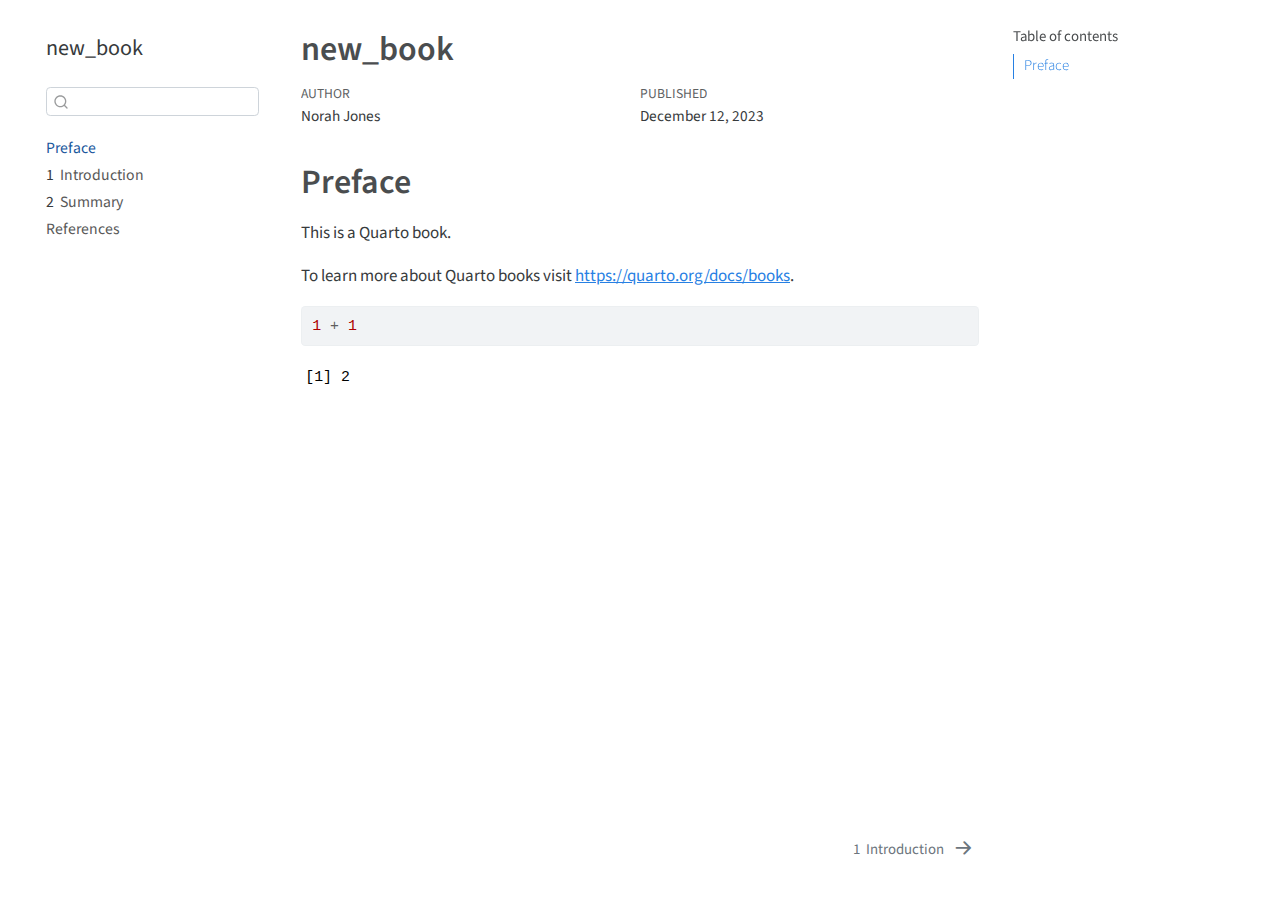
<file: index.html>
<!DOCTYPE html>
<html xmlns="http://www.w3.org/1999/xhtml" lang="en" xml:lang="en"><head>

<meta charset="utf-8">
<meta name="generator" content="quarto-1.3.353">

<meta name="viewport" content="width=device-width, initial-scale=1.0, user-scalable=yes">

<meta name="author" content="Norah Jones">
<meta name="dcterms.date" content="2023-12-12">

<title>new_book</title>
<style>
code{white-space: pre-wrap;}
span.smallcaps{font-variant: small-caps;}
div.columns{display: flex; gap: min(4vw, 1.5em);}
div.column{flex: auto; overflow-x: auto;}
div.hanging-indent{margin-left: 1.5em; text-indent: -1.5em;}
ul.task-list{list-style: none;}
ul.task-list li input[type="checkbox"] {
  width: 0.8em;
  margin: 0 0.8em 0.2em -1em; /* quarto-specific, see https://github.com/quarto-dev/quarto-cli/issues/4556 */ 
  vertical-align: middle;
}
/* CSS for syntax highlighting */
pre > code.sourceCode { white-space: pre; position: relative; }
pre > code.sourceCode > span { display: inline-block; line-height: 1.25; }
pre > code.sourceCode > span:empty { height: 1.2em; }
.sourceCode { overflow: visible; }
code.sourceCode > span { color: inherit; text-decoration: inherit; }
div.sourceCode { margin: 1em 0; }
pre.sourceCode { margin: 0; }
@media screen {
div.sourceCode { overflow: auto; }
}
@media print {
pre > code.sourceCode { white-space: pre-wrap; }
pre > code.sourceCode > span { text-indent: -5em; padding-left: 5em; }
}
pre.numberSource code
  { counter-reset: source-line 0; }
pre.numberSource code > span
  { position: relative; left: -4em; counter-increment: source-line; }
pre.numberSource code > span > a:first-child::before
  { content: counter(source-line);
    position: relative; left: -1em; text-align: right; vertical-align: baseline;
    border: none; display: inline-block;
    -webkit-touch-callout: none; -webkit-user-select: none;
    -khtml-user-select: none; -moz-user-select: none;
    -ms-user-select: none; user-select: none;
    padding: 0 4px; width: 4em;
  }
pre.numberSource { margin-left: 3em;  padding-left: 4px; }
div.sourceCode
  {   }
@media screen {
pre > code.sourceCode > span > a:first-child::before { text-decoration: underline; }
}
</style>


<script src="site_libs/quarto-nav/quarto-nav.js"></script>
<script src="site_libs/quarto-nav/headroom.min.js"></script>
<script src="site_libs/clipboard/clipboard.min.js"></script>
<script src="site_libs/quarto-search/autocomplete.umd.js"></script>
<script src="site_libs/quarto-search/fuse.min.js"></script>
<script src="site_libs/quarto-search/quarto-search.js"></script>
<meta name="quarto:offset" content="./">
<link href="./intro.html" rel="next">
<script src="site_libs/quarto-html/quarto.js"></script>
<script src="site_libs/quarto-html/popper.min.js"></script>
<script src="site_libs/quarto-html/tippy.umd.min.js"></script>
<script src="site_libs/quarto-html/anchor.min.js"></script>
<link href="site_libs/quarto-html/tippy.css" rel="stylesheet">
<link href="site_libs/quarto-html/quarto-syntax-highlighting.css" rel="stylesheet" id="quarto-text-highlighting-styles">
<script src="site_libs/bootstrap/bootstrap.min.js"></script>
<link href="site_libs/bootstrap/bootstrap-icons.css" rel="stylesheet">
<link href="site_libs/bootstrap/bootstrap.min.css" rel="stylesheet" id="quarto-bootstrap" data-mode="light">
<script id="quarto-search-options" type="application/json">{
  "location": "sidebar",
  "copy-button": false,
  "collapse-after": 3,
  "panel-placement": "start",
  "type": "textbox",
  "limit": 20,
  "language": {
    "search-no-results-text": "No results",
    "search-matching-documents-text": "matching documents",
    "search-copy-link-title": "Copy link to search",
    "search-hide-matches-text": "Hide additional matches",
    "search-more-match-text": "more match in this document",
    "search-more-matches-text": "more matches in this document",
    "search-clear-button-title": "Clear",
    "search-detached-cancel-button-title": "Cancel",
    "search-submit-button-title": "Submit"
  }
}</script>


</head>

<body class="nav-sidebar floating">

<div id="quarto-search-results"></div>
  <header id="quarto-header" class="headroom fixed-top">
  <nav class="quarto-secondary-nav">
    <div class="container-fluid d-flex">
      <button type="button" class="quarto-btn-toggle btn" data-bs-toggle="collapse" data-bs-target="#quarto-sidebar,#quarto-sidebar-glass" aria-controls="quarto-sidebar" aria-expanded="false" aria-label="Toggle sidebar navigation" onclick="if (window.quartoToggleHeadroom) { window.quartoToggleHeadroom(); }">
        <i class="bi bi-layout-text-sidebar-reverse"></i>
      </button>
      <nav class="quarto-page-breadcrumbs" aria-label="breadcrumb"><ol class="breadcrumb"><li class="breadcrumb-item"><a href="./index.html">Preface</a></li></ol></nav>
      <a class="flex-grow-1" role="button" data-bs-toggle="collapse" data-bs-target="#quarto-sidebar,#quarto-sidebar-glass" aria-controls="quarto-sidebar" aria-expanded="false" aria-label="Toggle sidebar navigation" onclick="if (window.quartoToggleHeadroom) { window.quartoToggleHeadroom(); }">      
      </a>
      <button type="button" class="btn quarto-search-button" aria-label="Search" onclick="window.quartoOpenSearch();">
        <i class="bi bi-search"></i>
      </button>
    </div>
  </nav>
</header>
<!-- content -->
<div id="quarto-content" class="quarto-container page-columns page-rows-contents page-layout-article">
<!-- sidebar -->
  <nav id="quarto-sidebar" class="sidebar collapse collapse-horizontal sidebar-navigation floating overflow-auto">
    <div class="pt-lg-2 mt-2 text-left sidebar-header">
    <div class="sidebar-title mb-0 py-0">
      <a href="./">new_book</a> 
    </div>
      </div>
        <div class="mt-2 flex-shrink-0 align-items-center">
        <div class="sidebar-search">
        <div id="quarto-search" class="" title="Search"></div>
        </div>
        </div>
    <div class="sidebar-menu-container"> 
    <ul class="list-unstyled mt-1">
        <li class="sidebar-item">
  <div class="sidebar-item-container"> 
  <a href="./index.html" class="sidebar-item-text sidebar-link active">
 <span class="menu-text">Preface</span></a>
  </div>
</li>
        <li class="sidebar-item">
  <div class="sidebar-item-container"> 
  <a href="./intro.html" class="sidebar-item-text sidebar-link">
 <span class="menu-text"><span class="chapter-number">1</span>&nbsp; <span class="chapter-title">Introduction</span></span></a>
  </div>
</li>
        <li class="sidebar-item">
  <div class="sidebar-item-container"> 
  <a href="./summary.html" class="sidebar-item-text sidebar-link">
 <span class="menu-text"><span class="chapter-number">2</span>&nbsp; <span class="chapter-title">Summary</span></span></a>
  </div>
</li>
        <li class="sidebar-item">
  <div class="sidebar-item-container"> 
  <a href="./references.html" class="sidebar-item-text sidebar-link">
 <span class="menu-text">References</span></a>
  </div>
</li>
    </ul>
    </div>
</nav>
<div id="quarto-sidebar-glass" data-bs-toggle="collapse" data-bs-target="#quarto-sidebar,#quarto-sidebar-glass"></div>
<!-- margin-sidebar -->
    <div id="quarto-margin-sidebar" class="sidebar margin-sidebar">
        <nav id="TOC" role="doc-toc" class="toc-active">
    <h2 id="toc-title">Table of contents</h2>
   
  <ul>
  <li><a href="#preface" id="toc-preface" class="nav-link active" data-scroll-target="#preface">Preface</a></li>
  </ul>
</nav>
    </div>
<!-- main -->
<main class="content" id="quarto-document-content">

<header id="title-block-header" class="quarto-title-block default">
<div class="quarto-title">
<h1 class="title">new_book</h1>
</div>



<div class="quarto-title-meta">

    <div>
    <div class="quarto-title-meta-heading">Author</div>
    <div class="quarto-title-meta-contents">
             <p>Norah Jones </p>
          </div>
  </div>
    
    <div>
    <div class="quarto-title-meta-heading">Published</div>
    <div class="quarto-title-meta-contents">
      <p class="date">December 12, 2023</p>
    </div>
  </div>
  
    
  </div>
  

</header>

<section id="preface" class="level1 unnumbered">
<h1 class="unnumbered">Preface</h1>
<p>This is a Quarto book.</p>
<p>To learn more about Quarto books visit <a href="https://quarto.org/docs/books" class="uri">https://quarto.org/docs/books</a>.</p>
<div class="cell">
<div class="sourceCode cell-code" id="cb1"><pre class="sourceCode r code-with-copy"><code class="sourceCode r"><span id="cb1-1"><a href="#cb1-1" aria-hidden="true" tabindex="-1"></a><span class="dv">1</span> <span class="sc">+</span> <span class="dv">1</span></span></code><button title="Copy to Clipboard" class="code-copy-button"><i class="bi"></i></button></pre></div>
<div class="cell-output cell-output-stdout">
<pre><code>[1] 2</code></pre>
</div>
</div>


</section>

</main> <!-- /main -->
<script id="quarto-html-after-body" type="application/javascript">
window.document.addEventListener("DOMContentLoaded", function (event) {
  const toggleBodyColorMode = (bsSheetEl) => {
    const mode = bsSheetEl.getAttribute("data-mode");
    const bodyEl = window.document.querySelector("body");
    if (mode === "dark") {
      bodyEl.classList.add("quarto-dark");
      bodyEl.classList.remove("quarto-light");
    } else {
      bodyEl.classList.add("quarto-light");
      bodyEl.classList.remove("quarto-dark");
    }
  }
  const toggleBodyColorPrimary = () => {
    const bsSheetEl = window.document.querySelector("link#quarto-bootstrap");
    if (bsSheetEl) {
      toggleBodyColorMode(bsSheetEl);
    }
  }
  toggleBodyColorPrimary();  
  const icon = "";
  const anchorJS = new window.AnchorJS();
  anchorJS.options = {
    placement: 'right',
    icon: icon
  };
  anchorJS.add('.anchored');
  const isCodeAnnotation = (el) => {
    for (const clz of el.classList) {
      if (clz.startsWith('code-annotation-')) {                     
        return true;
      }
    }
    return false;
  }
  const clipboard = new window.ClipboardJS('.code-copy-button', {
    text: function(trigger) {
      const codeEl = trigger.previousElementSibling.cloneNode(true);
      for (const childEl of codeEl.children) {
        if (isCodeAnnotation(childEl)) {
          childEl.remove();
        }
      }
      return codeEl.innerText;
    }
  });
  clipboard.on('success', function(e) {
    // button target
    const button = e.trigger;
    // don't keep focus
    button.blur();
    // flash "checked"
    button.classList.add('code-copy-button-checked');
    var currentTitle = button.getAttribute("title");
    button.setAttribute("title", "Copied!");
    let tooltip;
    if (window.bootstrap) {
      button.setAttribute("data-bs-toggle", "tooltip");
      button.setAttribute("data-bs-placement", "left");
      button.setAttribute("data-bs-title", "Copied!");
      tooltip = new bootstrap.Tooltip(button, 
        { trigger: "manual", 
          customClass: "code-copy-button-tooltip",
          offset: [0, -8]});
      tooltip.show();    
    }
    setTimeout(function() {
      if (tooltip) {
        tooltip.hide();
        button.removeAttribute("data-bs-title");
        button.removeAttribute("data-bs-toggle");
        button.removeAttribute("data-bs-placement");
      }
      button.setAttribute("title", currentTitle);
      button.classList.remove('code-copy-button-checked');
    }, 1000);
    // clear code selection
    e.clearSelection();
  });
  function tippyHover(el, contentFn) {
    const config = {
      allowHTML: true,
      content: contentFn,
      maxWidth: 500,
      delay: 100,
      arrow: false,
      appendTo: function(el) {
          return el.parentElement;
      },
      interactive: true,
      interactiveBorder: 10,
      theme: 'quarto',
      placement: 'bottom-start'
    };
    window.tippy(el, config); 
  }
  const noterefs = window.document.querySelectorAll('a[role="doc-noteref"]');
  for (var i=0; i<noterefs.length; i++) {
    const ref = noterefs[i];
    tippyHover(ref, function() {
      // use id or data attribute instead here
      let href = ref.getAttribute('data-footnote-href') || ref.getAttribute('href');
      try { href = new URL(href).hash; } catch {}
      const id = href.replace(/^#\/?/, "");
      const note = window.document.getElementById(id);
      return note.innerHTML;
    });
  }
      let selectedAnnoteEl;
      const selectorForAnnotation = ( cell, annotation) => {
        let cellAttr = 'data-code-cell="' + cell + '"';
        let lineAttr = 'data-code-annotation="' +  annotation + '"';
        const selector = 'span[' + cellAttr + '][' + lineAttr + ']';
        return selector;
      }
      const selectCodeLines = (annoteEl) => {
        const doc = window.document;
        const targetCell = annoteEl.getAttribute("data-target-cell");
        const targetAnnotation = annoteEl.getAttribute("data-target-annotation");
        const annoteSpan = window.document.querySelector(selectorForAnnotation(targetCell, targetAnnotation));
        const lines = annoteSpan.getAttribute("data-code-lines").split(",");
        const lineIds = lines.map((line) => {
          return targetCell + "-" + line;
        })
        let top = null;
        let height = null;
        let parent = null;
        if (lineIds.length > 0) {
            //compute the position of the single el (top and bottom and make a div)
            const el = window.document.getElementById(lineIds[0]);
            top = el.offsetTop;
            height = el.offsetHeight;
            parent = el.parentElement.parentElement;
          if (lineIds.length > 1) {
            const lastEl = window.document.getElementById(lineIds[lineIds.length - 1]);
            const bottom = lastEl.offsetTop + lastEl.offsetHeight;
            height = bottom - top;
          }
          if (top !== null && height !== null && parent !== null) {
            // cook up a div (if necessary) and position it 
            let div = window.document.getElementById("code-annotation-line-highlight");
            if (div === null) {
              div = window.document.createElement("div");
              div.setAttribute("id", "code-annotation-line-highlight");
              div.style.position = 'absolute';
              parent.appendChild(div);
            }
            div.style.top = top - 2 + "px";
            div.style.height = height + 4 + "px";
            let gutterDiv = window.document.getElementById("code-annotation-line-highlight-gutter");
            if (gutterDiv === null) {
              gutterDiv = window.document.createElement("div");
              gutterDiv.setAttribute("id", "code-annotation-line-highlight-gutter");
              gutterDiv.style.position = 'absolute';
              const codeCell = window.document.getElementById(targetCell);
              const gutter = codeCell.querySelector('.code-annotation-gutter');
              gutter.appendChild(gutterDiv);
            }
            gutterDiv.style.top = top - 2 + "px";
            gutterDiv.style.height = height + 4 + "px";
          }
          selectedAnnoteEl = annoteEl;
        }
      };
      const unselectCodeLines = () => {
        const elementsIds = ["code-annotation-line-highlight", "code-annotation-line-highlight-gutter"];
        elementsIds.forEach((elId) => {
          const div = window.document.getElementById(elId);
          if (div) {
            div.remove();
          }
        });
        selectedAnnoteEl = undefined;
      };
      // Attach click handler to the DT
      const annoteDls = window.document.querySelectorAll('dt[data-target-cell]');
      for (const annoteDlNode of annoteDls) {
        annoteDlNode.addEventListener('click', (event) => {
          const clickedEl = event.target;
          if (clickedEl !== selectedAnnoteEl) {
            unselectCodeLines();
            const activeEl = window.document.querySelector('dt[data-target-cell].code-annotation-active');
            if (activeEl) {
              activeEl.classList.remove('code-annotation-active');
            }
            selectCodeLines(clickedEl);
            clickedEl.classList.add('code-annotation-active');
          } else {
            // Unselect the line
            unselectCodeLines();
            clickedEl.classList.remove('code-annotation-active');
          }
        });
      }
  const findCites = (el) => {
    const parentEl = el.parentElement;
    if (parentEl) {
      const cites = parentEl.dataset.cites;
      if (cites) {
        return {
          el,
          cites: cites.split(' ')
        };
      } else {
        return findCites(el.parentElement)
      }
    } else {
      return undefined;
    }
  };
  var bibliorefs = window.document.querySelectorAll('a[role="doc-biblioref"]');
  for (var i=0; i<bibliorefs.length; i++) {
    const ref = bibliorefs[i];
    const citeInfo = findCites(ref);
    if (citeInfo) {
      tippyHover(citeInfo.el, function() {
        var popup = window.document.createElement('div');
        citeInfo.cites.forEach(function(cite) {
          var citeDiv = window.document.createElement('div');
          citeDiv.classList.add('hanging-indent');
          citeDiv.classList.add('csl-entry');
          var biblioDiv = window.document.getElementById('ref-' + cite);
          if (biblioDiv) {
            citeDiv.innerHTML = biblioDiv.innerHTML;
          }
          popup.appendChild(citeDiv);
        });
        return popup.innerHTML;
      });
    }
  }
});
</script>
<nav class="page-navigation">
  <div class="nav-page nav-page-previous">
  </div>
  <div class="nav-page nav-page-next">
      <a href="./intro.html" class="pagination-link">
        <span class="nav-page-text"><span class="chapter-number">1</span>&nbsp; <span class="chapter-title">Introduction</span></span> <i class="bi bi-arrow-right-short"></i>
      </a>
  </div>
</nav>
</div> <!-- /content -->



</body></html>
</file>
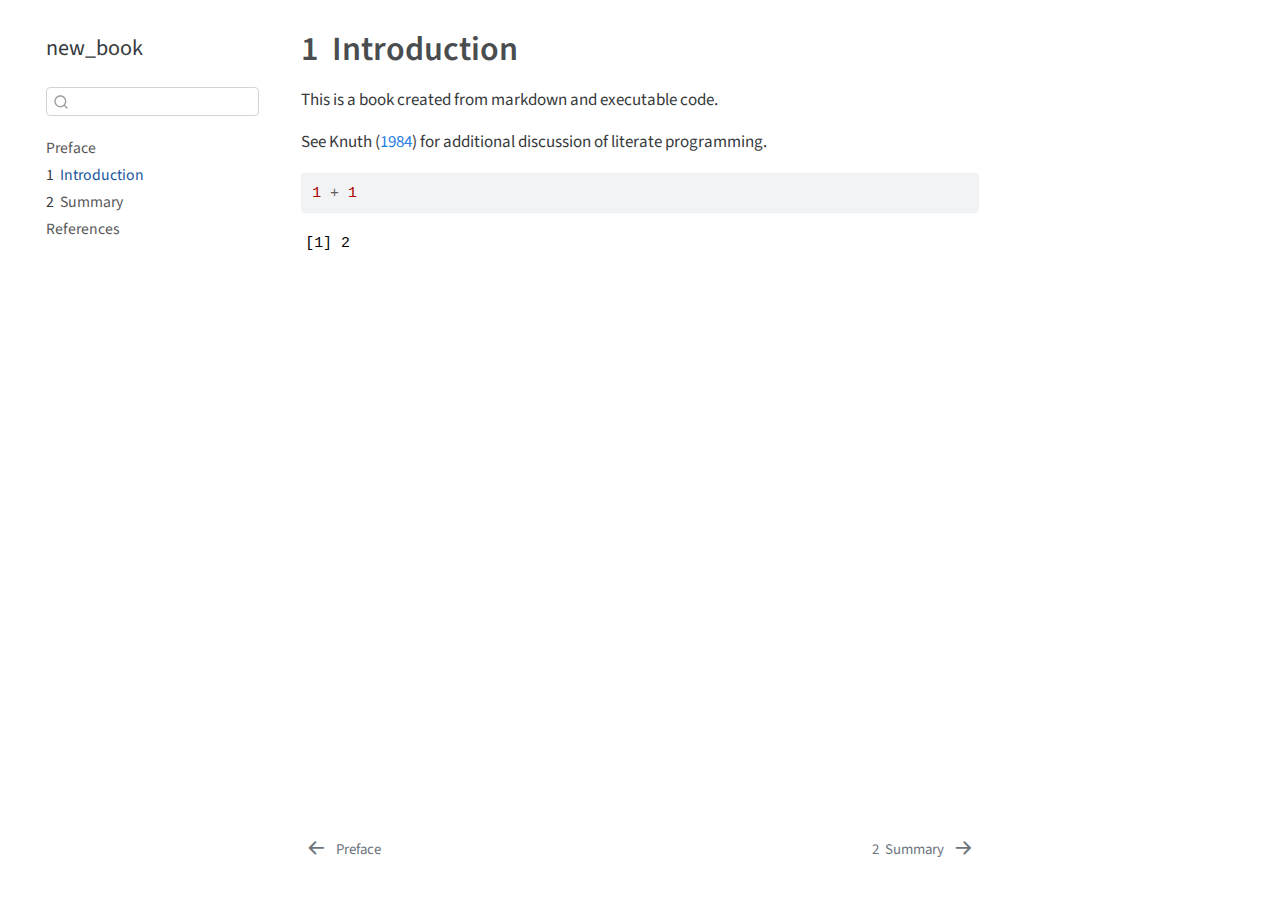
<file: intro.html>
<!DOCTYPE html>
<html xmlns="http://www.w3.org/1999/xhtml" lang="en" xml:lang="en"><head>

<meta charset="utf-8">
<meta name="generator" content="quarto-1.3.353">

<meta name="viewport" content="width=device-width, initial-scale=1.0, user-scalable=yes">


<title>new_book - 1&nbsp; Introduction</title>
<style>
code{white-space: pre-wrap;}
span.smallcaps{font-variant: small-caps;}
div.columns{display: flex; gap: min(4vw, 1.5em);}
div.column{flex: auto; overflow-x: auto;}
div.hanging-indent{margin-left: 1.5em; text-indent: -1.5em;}
ul.task-list{list-style: none;}
ul.task-list li input[type="checkbox"] {
  width: 0.8em;
  margin: 0 0.8em 0.2em -1em; /* quarto-specific, see https://github.com/quarto-dev/quarto-cli/issues/4556 */ 
  vertical-align: middle;
}
/* CSS for syntax highlighting */
pre > code.sourceCode { white-space: pre; position: relative; }
pre > code.sourceCode > span { display: inline-block; line-height: 1.25; }
pre > code.sourceCode > span:empty { height: 1.2em; }
.sourceCode { overflow: visible; }
code.sourceCode > span { color: inherit; text-decoration: inherit; }
div.sourceCode { margin: 1em 0; }
pre.sourceCode { margin: 0; }
@media screen {
div.sourceCode { overflow: auto; }
}
@media print {
pre > code.sourceCode { white-space: pre-wrap; }
pre > code.sourceCode > span { text-indent: -5em; padding-left: 5em; }
}
pre.numberSource code
  { counter-reset: source-line 0; }
pre.numberSource code > span
  { position: relative; left: -4em; counter-increment: source-line; }
pre.numberSource code > span > a:first-child::before
  { content: counter(source-line);
    position: relative; left: -1em; text-align: right; vertical-align: baseline;
    border: none; display: inline-block;
    -webkit-touch-callout: none; -webkit-user-select: none;
    -khtml-user-select: none; -moz-user-select: none;
    -ms-user-select: none; user-select: none;
    padding: 0 4px; width: 4em;
  }
pre.numberSource { margin-left: 3em;  padding-left: 4px; }
div.sourceCode
  {   }
@media screen {
pre > code.sourceCode > span > a:first-child::before { text-decoration: underline; }
}
/* CSS for citations */
div.csl-bib-body { }
div.csl-entry {
  clear: both;
}
.hanging-indent div.csl-entry {
  margin-left:2em;
  text-indent:-2em;
}
div.csl-left-margin {
  min-width:2em;
  float:left;
}
div.csl-right-inline {
  margin-left:2em;
  padding-left:1em;
}
div.csl-indent {
  margin-left: 2em;
}</style>


<script src="site_libs/quarto-nav/quarto-nav.js"></script>
<script src="site_libs/quarto-nav/headroom.min.js"></script>
<script src="site_libs/clipboard/clipboard.min.js"></script>
<script src="site_libs/quarto-search/autocomplete.umd.js"></script>
<script src="site_libs/quarto-search/fuse.min.js"></script>
<script src="site_libs/quarto-search/quarto-search.js"></script>
<meta name="quarto:offset" content="./">
<link href="./summary.html" rel="next">
<link href="./index.html" rel="prev">
<script src="site_libs/quarto-html/quarto.js"></script>
<script src="site_libs/quarto-html/popper.min.js"></script>
<script src="site_libs/quarto-html/tippy.umd.min.js"></script>
<script src="site_libs/quarto-html/anchor.min.js"></script>
<link href="site_libs/quarto-html/tippy.css" rel="stylesheet">
<link href="site_libs/quarto-html/quarto-syntax-highlighting.css" rel="stylesheet" id="quarto-text-highlighting-styles">
<script src="site_libs/bootstrap/bootstrap.min.js"></script>
<link href="site_libs/bootstrap/bootstrap-icons.css" rel="stylesheet">
<link href="site_libs/bootstrap/bootstrap.min.css" rel="stylesheet" id="quarto-bootstrap" data-mode="light">
<script id="quarto-search-options" type="application/json">{
  "location": "sidebar",
  "copy-button": false,
  "collapse-after": 3,
  "panel-placement": "start",
  "type": "textbox",
  "limit": 20,
  "language": {
    "search-no-results-text": "No results",
    "search-matching-documents-text": "matching documents",
    "search-copy-link-title": "Copy link to search",
    "search-hide-matches-text": "Hide additional matches",
    "search-more-match-text": "more match in this document",
    "search-more-matches-text": "more matches in this document",
    "search-clear-button-title": "Clear",
    "search-detached-cancel-button-title": "Cancel",
    "search-submit-button-title": "Submit"
  }
}</script>


</head>

<body class="nav-sidebar floating">

<div id="quarto-search-results"></div>
  <header id="quarto-header" class="headroom fixed-top">
  <nav class="quarto-secondary-nav">
    <div class="container-fluid d-flex">
      <button type="button" class="quarto-btn-toggle btn" data-bs-toggle="collapse" data-bs-target="#quarto-sidebar,#quarto-sidebar-glass" aria-controls="quarto-sidebar" aria-expanded="false" aria-label="Toggle sidebar navigation" onclick="if (window.quartoToggleHeadroom) { window.quartoToggleHeadroom(); }">
        <i class="bi bi-layout-text-sidebar-reverse"></i>
      </button>
      <nav class="quarto-page-breadcrumbs" aria-label="breadcrumb"><ol class="breadcrumb"><li class="breadcrumb-item"><a href="./intro.html"><span class="chapter-number">1</span>&nbsp; <span class="chapter-title">Introduction</span></a></li></ol></nav>
      <a class="flex-grow-1" role="button" data-bs-toggle="collapse" data-bs-target="#quarto-sidebar,#quarto-sidebar-glass" aria-controls="quarto-sidebar" aria-expanded="false" aria-label="Toggle sidebar navigation" onclick="if (window.quartoToggleHeadroom) { window.quartoToggleHeadroom(); }">      
      </a>
      <button type="button" class="btn quarto-search-button" aria-label="Search" onclick="window.quartoOpenSearch();">
        <i class="bi bi-search"></i>
      </button>
    </div>
  </nav>
</header>
<!-- content -->
<div id="quarto-content" class="quarto-container page-columns page-rows-contents page-layout-article">
<!-- sidebar -->
  <nav id="quarto-sidebar" class="sidebar collapse collapse-horizontal sidebar-navigation floating overflow-auto">
    <div class="pt-lg-2 mt-2 text-left sidebar-header">
    <div class="sidebar-title mb-0 py-0">
      <a href="./">new_book</a> 
    </div>
      </div>
        <div class="mt-2 flex-shrink-0 align-items-center">
        <div class="sidebar-search">
        <div id="quarto-search" class="" title="Search"></div>
        </div>
        </div>
    <div class="sidebar-menu-container"> 
    <ul class="list-unstyled mt-1">
        <li class="sidebar-item">
  <div class="sidebar-item-container"> 
  <a href="./index.html" class="sidebar-item-text sidebar-link">
 <span class="menu-text">Preface</span></a>
  </div>
</li>
        <li class="sidebar-item">
  <div class="sidebar-item-container"> 
  <a href="./intro.html" class="sidebar-item-text sidebar-link active">
 <span class="menu-text"><span class="chapter-number">1</span>&nbsp; <span class="chapter-title">Introduction</span></span></a>
  </div>
</li>
        <li class="sidebar-item">
  <div class="sidebar-item-container"> 
  <a href="./summary.html" class="sidebar-item-text sidebar-link">
 <span class="menu-text"><span class="chapter-number">2</span>&nbsp; <span class="chapter-title">Summary</span></span></a>
  </div>
</li>
        <li class="sidebar-item">
  <div class="sidebar-item-container"> 
  <a href="./references.html" class="sidebar-item-text sidebar-link">
 <span class="menu-text">References</span></a>
  </div>
</li>
    </ul>
    </div>
</nav>
<div id="quarto-sidebar-glass" data-bs-toggle="collapse" data-bs-target="#quarto-sidebar,#quarto-sidebar-glass"></div>
<!-- margin-sidebar -->
    <div id="quarto-margin-sidebar" class="sidebar margin-sidebar">
        
    </div>
<!-- main -->
<main class="content" id="quarto-document-content">

<header id="title-block-header" class="quarto-title-block default">
<div class="quarto-title">
<h1 class="title"><span class="chapter-number">1</span>&nbsp; <span class="chapter-title">Introduction</span></h1>
</div>



<div class="quarto-title-meta">

    
  
    
  </div>
  

</header>

<p>This is a book created from markdown and executable code.</p>
<p>See <span class="citation" data-cites="knuth84">Knuth (<a href="references.html#ref-knuth84" role="doc-biblioref">1984</a>)</span> for additional discussion of literate programming.</p>
<div class="cell">
<div class="sourceCode cell-code" id="cb1"><pre class="sourceCode r code-with-copy"><code class="sourceCode r"><span id="cb1-1"><a href="#cb1-1" aria-hidden="true" tabindex="-1"></a><span class="dv">1</span> <span class="sc">+</span> <span class="dv">1</span></span></code><button title="Copy to Clipboard" class="code-copy-button"><i class="bi"></i></button></pre></div>
<div class="cell-output cell-output-stdout">
<pre><code>[1] 2</code></pre>
</div>
</div>


<div id="refs" class="references csl-bib-body hanging-indent" role="list" style="display: none">
<div id="ref-knuth84" class="csl-entry" role="listitem">
Knuth, Donald E. 1984. <span>“Literate Programming.”</span> <em>Comput. J.</em> 27 (2): 97–111. <a href="https://doi.org/10.1093/comjnl/27.2.97">https://doi.org/10.1093/comjnl/27.2.97</a>.
</div>
</div>

</main> <!-- /main -->
<script id="quarto-html-after-body" type="application/javascript">
window.document.addEventListener("DOMContentLoaded", function (event) {
  const toggleBodyColorMode = (bsSheetEl) => {
    const mode = bsSheetEl.getAttribute("data-mode");
    const bodyEl = window.document.querySelector("body");
    if (mode === "dark") {
      bodyEl.classList.add("quarto-dark");
      bodyEl.classList.remove("quarto-light");
    } else {
      bodyEl.classList.add("quarto-light");
      bodyEl.classList.remove("quarto-dark");
    }
  }
  const toggleBodyColorPrimary = () => {
    const bsSheetEl = window.document.querySelector("link#quarto-bootstrap");
    if (bsSheetEl) {
      toggleBodyColorMode(bsSheetEl);
    }
  }
  toggleBodyColorPrimary();  
  const icon = "";
  const anchorJS = new window.AnchorJS();
  anchorJS.options = {
    placement: 'right',
    icon: icon
  };
  anchorJS.add('.anchored');
  const isCodeAnnotation = (el) => {
    for (const clz of el.classList) {
      if (clz.startsWith('code-annotation-')) {                     
        return true;
      }
    }
    return false;
  }
  const clipboard = new window.ClipboardJS('.code-copy-button', {
    text: function(trigger) {
      const codeEl = trigger.previousElementSibling.cloneNode(true);
      for (const childEl of codeEl.children) {
        if (isCodeAnnotation(childEl)) {
          childEl.remove();
        }
      }
      return codeEl.innerText;
    }
  });
  clipboard.on('success', function(e) {
    // button target
    const button = e.trigger;
    // don't keep focus
    button.blur();
    // flash "checked"
    button.classList.add('code-copy-button-checked');
    var currentTitle = button.getAttribute("title");
    button.setAttribute("title", "Copied!");
    let tooltip;
    if (window.bootstrap) {
      button.setAttribute("data-bs-toggle", "tooltip");
      button.setAttribute("data-bs-placement", "left");
      button.setAttribute("data-bs-title", "Copied!");
      tooltip = new bootstrap.Tooltip(button, 
        { trigger: "manual", 
          customClass: "code-copy-button-tooltip",
          offset: [0, -8]});
      tooltip.show();    
    }
    setTimeout(function() {
      if (tooltip) {
        tooltip.hide();
        button.removeAttribute("data-bs-title");
        button.removeAttribute("data-bs-toggle");
        button.removeAttribute("data-bs-placement");
      }
      button.setAttribute("title", currentTitle);
      button.classList.remove('code-copy-button-checked');
    }, 1000);
    // clear code selection
    e.clearSelection();
  });
  function tippyHover(el, contentFn) {
    const config = {
      allowHTML: true,
      content: contentFn,
      maxWidth: 500,
      delay: 100,
      arrow: false,
      appendTo: function(el) {
          return el.parentElement;
      },
      interactive: true,
      interactiveBorder: 10,
      theme: 'quarto',
      placement: 'bottom-start'
    };
    window.tippy(el, config); 
  }
  const noterefs = window.document.querySelectorAll('a[role="doc-noteref"]');
  for (var i=0; i<noterefs.length; i++) {
    const ref = noterefs[i];
    tippyHover(ref, function() {
      // use id or data attribute instead here
      let href = ref.getAttribute('data-footnote-href') || ref.getAttribute('href');
      try { href = new URL(href).hash; } catch {}
      const id = href.replace(/^#\/?/, "");
      const note = window.document.getElementById(id);
      return note.innerHTML;
    });
  }
      let selectedAnnoteEl;
      const selectorForAnnotation = ( cell, annotation) => {
        let cellAttr = 'data-code-cell="' + cell + '"';
        let lineAttr = 'data-code-annotation="' +  annotation + '"';
        const selector = 'span[' + cellAttr + '][' + lineAttr + ']';
        return selector;
      }
      const selectCodeLines = (annoteEl) => {
        const doc = window.document;
        const targetCell = annoteEl.getAttribute("data-target-cell");
        const targetAnnotation = annoteEl.getAttribute("data-target-annotation");
        const annoteSpan = window.document.querySelector(selectorForAnnotation(targetCell, targetAnnotation));
        const lines = annoteSpan.getAttribute("data-code-lines").split(",");
        const lineIds = lines.map((line) => {
          return targetCell + "-" + line;
        })
        let top = null;
        let height = null;
        let parent = null;
        if (lineIds.length > 0) {
            //compute the position of the single el (top and bottom and make a div)
            const el = window.document.getElementById(lineIds[0]);
            top = el.offsetTop;
            height = el.offsetHeight;
            parent = el.parentElement.parentElement;
          if (lineIds.length > 1) {
            const lastEl = window.document.getElementById(lineIds[lineIds.length - 1]);
            const bottom = lastEl.offsetTop + lastEl.offsetHeight;
            height = bottom - top;
          }
          if (top !== null && height !== null && parent !== null) {
            // cook up a div (if necessary) and position it 
            let div = window.document.getElementById("code-annotation-line-highlight");
            if (div === null) {
              div = window.document.createElement("div");
              div.setAttribute("id", "code-annotation-line-highlight");
              div.style.position = 'absolute';
              parent.appendChild(div);
            }
            div.style.top = top - 2 + "px";
            div.style.height = height + 4 + "px";
            let gutterDiv = window.document.getElementById("code-annotation-line-highlight-gutter");
            if (gutterDiv === null) {
              gutterDiv = window.document.createElement("div");
              gutterDiv.setAttribute("id", "code-annotation-line-highlight-gutter");
              gutterDiv.style.position = 'absolute';
              const codeCell = window.document.getElementById(targetCell);
              const gutter = codeCell.querySelector('.code-annotation-gutter');
              gutter.appendChild(gutterDiv);
            }
            gutterDiv.style.top = top - 2 + "px";
            gutterDiv.style.height = height + 4 + "px";
          }
          selectedAnnoteEl = annoteEl;
        }
      };
      const unselectCodeLines = () => {
        const elementsIds = ["code-annotation-line-highlight", "code-annotation-line-highlight-gutter"];
        elementsIds.forEach((elId) => {
          const div = window.document.getElementById(elId);
          if (div) {
            div.remove();
          }
        });
        selectedAnnoteEl = undefined;
      };
      // Attach click handler to the DT
      const annoteDls = window.document.querySelectorAll('dt[data-target-cell]');
      for (const annoteDlNode of annoteDls) {
        annoteDlNode.addEventListener('click', (event) => {
          const clickedEl = event.target;
          if (clickedEl !== selectedAnnoteEl) {
            unselectCodeLines();
            const activeEl = window.document.querySelector('dt[data-target-cell].code-annotation-active');
            if (activeEl) {
              activeEl.classList.remove('code-annotation-active');
            }
            selectCodeLines(clickedEl);
            clickedEl.classList.add('code-annotation-active');
          } else {
            // Unselect the line
            unselectCodeLines();
            clickedEl.classList.remove('code-annotation-active');
          }
        });
      }
  const findCites = (el) => {
    const parentEl = el.parentElement;
    if (parentEl) {
      const cites = parentEl.dataset.cites;
      if (cites) {
        return {
          el,
          cites: cites.split(' ')
        };
      } else {
        return findCites(el.parentElement)
      }
    } else {
      return undefined;
    }
  };
  var bibliorefs = window.document.querySelectorAll('a[role="doc-biblioref"]');
  for (var i=0; i<bibliorefs.length; i++) {
    const ref = bibliorefs[i];
    const citeInfo = findCites(ref);
    if (citeInfo) {
      tippyHover(citeInfo.el, function() {
        var popup = window.document.createElement('div');
        citeInfo.cites.forEach(function(cite) {
          var citeDiv = window.document.createElement('div');
          citeDiv.classList.add('hanging-indent');
          citeDiv.classList.add('csl-entry');
          var biblioDiv = window.document.getElementById('ref-' + cite);
          if (biblioDiv) {
            citeDiv.innerHTML = biblioDiv.innerHTML;
          }
          popup.appendChild(citeDiv);
        });
        return popup.innerHTML;
      });
    }
  }
});
</script>
<nav class="page-navigation">
  <div class="nav-page nav-page-previous">
      <a href="./index.html" class="pagination-link">
        <i class="bi bi-arrow-left-short"></i> <span class="nav-page-text">Preface</span>
      </a>          
  </div>
  <div class="nav-page nav-page-next">
      <a href="./summary.html" class="pagination-link">
        <span class="nav-page-text"><span class="chapter-number">2</span>&nbsp; <span class="chapter-title">Summary</span></span> <i class="bi bi-arrow-right-short"></i>
      </a>
  </div>
</nav>
</div> <!-- /content -->



</body></html>
</file>
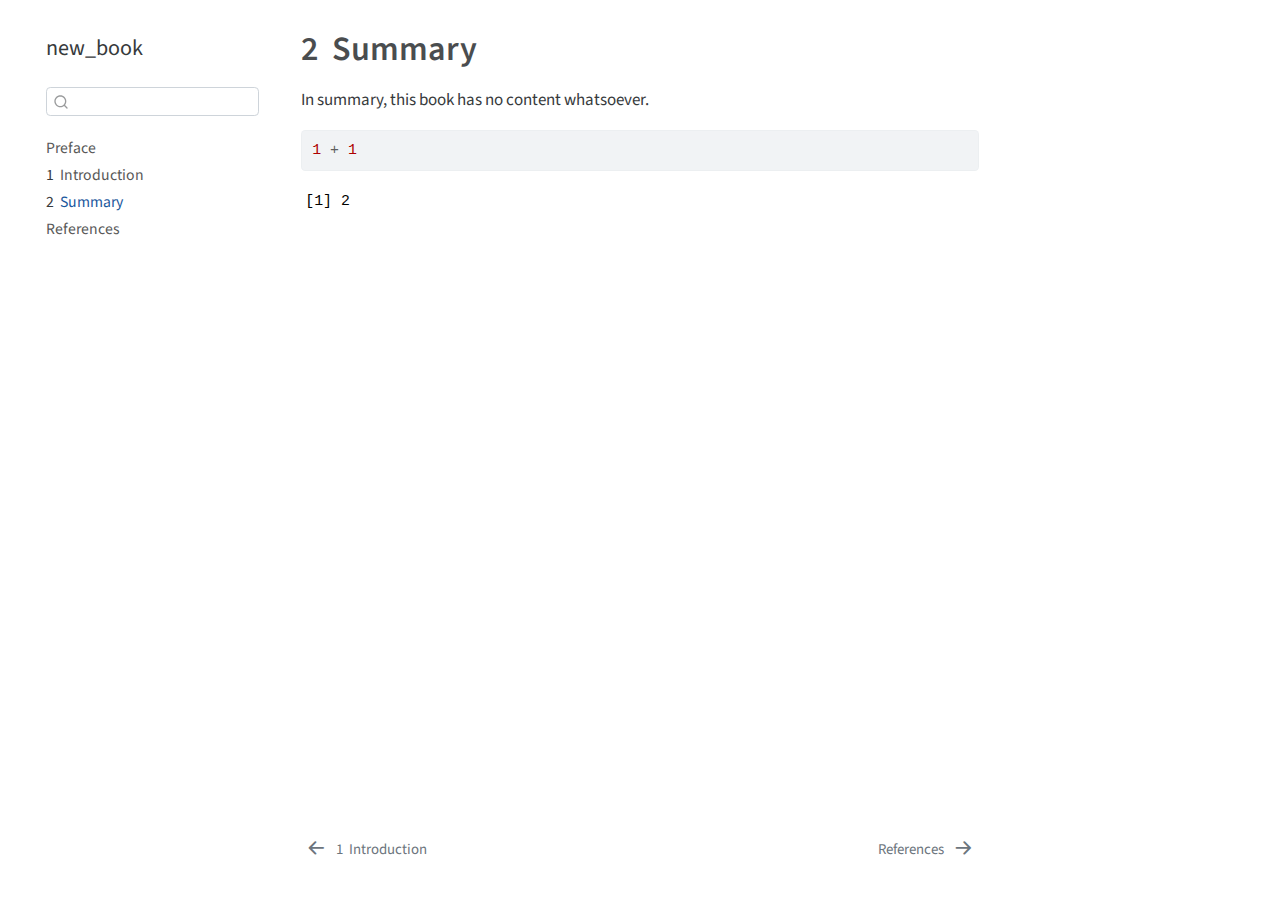
<file: summary.html>
<!DOCTYPE html>
<html xmlns="http://www.w3.org/1999/xhtml" lang="en" xml:lang="en"><head>

<meta charset="utf-8">
<meta name="generator" content="quarto-1.3.353">

<meta name="viewport" content="width=device-width, initial-scale=1.0, user-scalable=yes">


<title>new_book - 2&nbsp; Summary</title>
<style>
code{white-space: pre-wrap;}
span.smallcaps{font-variant: small-caps;}
div.columns{display: flex; gap: min(4vw, 1.5em);}
div.column{flex: auto; overflow-x: auto;}
div.hanging-indent{margin-left: 1.5em; text-indent: -1.5em;}
ul.task-list{list-style: none;}
ul.task-list li input[type="checkbox"] {
  width: 0.8em;
  margin: 0 0.8em 0.2em -1em; /* quarto-specific, see https://github.com/quarto-dev/quarto-cli/issues/4556 */ 
  vertical-align: middle;
}
/* CSS for syntax highlighting */
pre > code.sourceCode { white-space: pre; position: relative; }
pre > code.sourceCode > span { display: inline-block; line-height: 1.25; }
pre > code.sourceCode > span:empty { height: 1.2em; }
.sourceCode { overflow: visible; }
code.sourceCode > span { color: inherit; text-decoration: inherit; }
div.sourceCode { margin: 1em 0; }
pre.sourceCode { margin: 0; }
@media screen {
div.sourceCode { overflow: auto; }
}
@media print {
pre > code.sourceCode { white-space: pre-wrap; }
pre > code.sourceCode > span { text-indent: -5em; padding-left: 5em; }
}
pre.numberSource code
  { counter-reset: source-line 0; }
pre.numberSource code > span
  { position: relative; left: -4em; counter-increment: source-line; }
pre.numberSource code > span > a:first-child::before
  { content: counter(source-line);
    position: relative; left: -1em; text-align: right; vertical-align: baseline;
    border: none; display: inline-block;
    -webkit-touch-callout: none; -webkit-user-select: none;
    -khtml-user-select: none; -moz-user-select: none;
    -ms-user-select: none; user-select: none;
    padding: 0 4px; width: 4em;
  }
pre.numberSource { margin-left: 3em;  padding-left: 4px; }
div.sourceCode
  {   }
@media screen {
pre > code.sourceCode > span > a:first-child::before { text-decoration: underline; }
}
</style>


<script src="site_libs/quarto-nav/quarto-nav.js"></script>
<script src="site_libs/quarto-nav/headroom.min.js"></script>
<script src="site_libs/clipboard/clipboard.min.js"></script>
<script src="site_libs/quarto-search/autocomplete.umd.js"></script>
<script src="site_libs/quarto-search/fuse.min.js"></script>
<script src="site_libs/quarto-search/quarto-search.js"></script>
<meta name="quarto:offset" content="./">
<link href="./references.html" rel="next">
<link href="./intro.html" rel="prev">
<script src="site_libs/quarto-html/quarto.js"></script>
<script src="site_libs/quarto-html/popper.min.js"></script>
<script src="site_libs/quarto-html/tippy.umd.min.js"></script>
<script src="site_libs/quarto-html/anchor.min.js"></script>
<link href="site_libs/quarto-html/tippy.css" rel="stylesheet">
<link href="site_libs/quarto-html/quarto-syntax-highlighting.css" rel="stylesheet" id="quarto-text-highlighting-styles">
<script src="site_libs/bootstrap/bootstrap.min.js"></script>
<link href="site_libs/bootstrap/bootstrap-icons.css" rel="stylesheet">
<link href="site_libs/bootstrap/bootstrap.min.css" rel="stylesheet" id="quarto-bootstrap" data-mode="light">
<script id="quarto-search-options" type="application/json">{
  "location": "sidebar",
  "copy-button": false,
  "collapse-after": 3,
  "panel-placement": "start",
  "type": "textbox",
  "limit": 20,
  "language": {
    "search-no-results-text": "No results",
    "search-matching-documents-text": "matching documents",
    "search-copy-link-title": "Copy link to search",
    "search-hide-matches-text": "Hide additional matches",
    "search-more-match-text": "more match in this document",
    "search-more-matches-text": "more matches in this document",
    "search-clear-button-title": "Clear",
    "search-detached-cancel-button-title": "Cancel",
    "search-submit-button-title": "Submit"
  }
}</script>


</head>

<body class="nav-sidebar floating">

<div id="quarto-search-results"></div>
  <header id="quarto-header" class="headroom fixed-top">
  <nav class="quarto-secondary-nav">
    <div class="container-fluid d-flex">
      <button type="button" class="quarto-btn-toggle btn" data-bs-toggle="collapse" data-bs-target="#quarto-sidebar,#quarto-sidebar-glass" aria-controls="quarto-sidebar" aria-expanded="false" aria-label="Toggle sidebar navigation" onclick="if (window.quartoToggleHeadroom) { window.quartoToggleHeadroom(); }">
        <i class="bi bi-layout-text-sidebar-reverse"></i>
      </button>
      <nav class="quarto-page-breadcrumbs" aria-label="breadcrumb"><ol class="breadcrumb"><li class="breadcrumb-item"><a href="./summary.html"><span class="chapter-number">2</span>&nbsp; <span class="chapter-title">Summary</span></a></li></ol></nav>
      <a class="flex-grow-1" role="button" data-bs-toggle="collapse" data-bs-target="#quarto-sidebar,#quarto-sidebar-glass" aria-controls="quarto-sidebar" aria-expanded="false" aria-label="Toggle sidebar navigation" onclick="if (window.quartoToggleHeadroom) { window.quartoToggleHeadroom(); }">      
      </a>
      <button type="button" class="btn quarto-search-button" aria-label="Search" onclick="window.quartoOpenSearch();">
        <i class="bi bi-search"></i>
      </button>
    </div>
  </nav>
</header>
<!-- content -->
<div id="quarto-content" class="quarto-container page-columns page-rows-contents page-layout-article">
<!-- sidebar -->
  <nav id="quarto-sidebar" class="sidebar collapse collapse-horizontal sidebar-navigation floating overflow-auto">
    <div class="pt-lg-2 mt-2 text-left sidebar-header">
    <div class="sidebar-title mb-0 py-0">
      <a href="./">new_book</a> 
    </div>
      </div>
        <div class="mt-2 flex-shrink-0 align-items-center">
        <div class="sidebar-search">
        <div id="quarto-search" class="" title="Search"></div>
        </div>
        </div>
    <div class="sidebar-menu-container"> 
    <ul class="list-unstyled mt-1">
        <li class="sidebar-item">
  <div class="sidebar-item-container"> 
  <a href="./index.html" class="sidebar-item-text sidebar-link">
 <span class="menu-text">Preface</span></a>
  </div>
</li>
        <li class="sidebar-item">
  <div class="sidebar-item-container"> 
  <a href="./intro.html" class="sidebar-item-text sidebar-link">
 <span class="menu-text"><span class="chapter-number">1</span>&nbsp; <span class="chapter-title">Introduction</span></span></a>
  </div>
</li>
        <li class="sidebar-item">
  <div class="sidebar-item-container"> 
  <a href="./summary.html" class="sidebar-item-text sidebar-link active">
 <span class="menu-text"><span class="chapter-number">2</span>&nbsp; <span class="chapter-title">Summary</span></span></a>
  </div>
</li>
        <li class="sidebar-item">
  <div class="sidebar-item-container"> 
  <a href="./references.html" class="sidebar-item-text sidebar-link">
 <span class="menu-text">References</span></a>
  </div>
</li>
    </ul>
    </div>
</nav>
<div id="quarto-sidebar-glass" data-bs-toggle="collapse" data-bs-target="#quarto-sidebar,#quarto-sidebar-glass"></div>
<!-- margin-sidebar -->
    <div id="quarto-margin-sidebar" class="sidebar margin-sidebar">
        
    </div>
<!-- main -->
<main class="content" id="quarto-document-content">

<header id="title-block-header" class="quarto-title-block default">
<div class="quarto-title">
<h1 class="title"><span class="chapter-number">2</span>&nbsp; <span class="chapter-title">Summary</span></h1>
</div>



<div class="quarto-title-meta">

    
  
    
  </div>
  

</header>

<p>In summary, this book has no content whatsoever.</p>
<div class="cell">
<div class="sourceCode cell-code" id="cb1"><pre class="sourceCode r code-with-copy"><code class="sourceCode r"><span id="cb1-1"><a href="#cb1-1" aria-hidden="true" tabindex="-1"></a><span class="dv">1</span> <span class="sc">+</span> <span class="dv">1</span></span></code><button title="Copy to Clipboard" class="code-copy-button"><i class="bi"></i></button></pre></div>
<div class="cell-output cell-output-stdout">
<pre><code>[1] 2</code></pre>
</div>
</div>



</main> <!-- /main -->
<script id="quarto-html-after-body" type="application/javascript">
window.document.addEventListener("DOMContentLoaded", function (event) {
  const toggleBodyColorMode = (bsSheetEl) => {
    const mode = bsSheetEl.getAttribute("data-mode");
    const bodyEl = window.document.querySelector("body");
    if (mode === "dark") {
      bodyEl.classList.add("quarto-dark");
      bodyEl.classList.remove("quarto-light");
    } else {
      bodyEl.classList.add("quarto-light");
      bodyEl.classList.remove("quarto-dark");
    }
  }
  const toggleBodyColorPrimary = () => {
    const bsSheetEl = window.document.querySelector("link#quarto-bootstrap");
    if (bsSheetEl) {
      toggleBodyColorMode(bsSheetEl);
    }
  }
  toggleBodyColorPrimary();  
  const icon = "";
  const anchorJS = new window.AnchorJS();
  anchorJS.options = {
    placement: 'right',
    icon: icon
  };
  anchorJS.add('.anchored');
  const isCodeAnnotation = (el) => {
    for (const clz of el.classList) {
      if (clz.startsWith('code-annotation-')) {                     
        return true;
      }
    }
    return false;
  }
  const clipboard = new window.ClipboardJS('.code-copy-button', {
    text: function(trigger) {
      const codeEl = trigger.previousElementSibling.cloneNode(true);
      for (const childEl of codeEl.children) {
        if (isCodeAnnotation(childEl)) {
          childEl.remove();
        }
      }
      return codeEl.innerText;
    }
  });
  clipboard.on('success', function(e) {
    // button target
    const button = e.trigger;
    // don't keep focus
    button.blur();
    // flash "checked"
    button.classList.add('code-copy-button-checked');
    var currentTitle = button.getAttribute("title");
    button.setAttribute("title", "Copied!");
    let tooltip;
    if (window.bootstrap) {
      button.setAttribute("data-bs-toggle", "tooltip");
      button.setAttribute("data-bs-placement", "left");
      button.setAttribute("data-bs-title", "Copied!");
      tooltip = new bootstrap.Tooltip(button, 
        { trigger: "manual", 
          customClass: "code-copy-button-tooltip",
          offset: [0, -8]});
      tooltip.show();    
    }
    setTimeout(function() {
      if (tooltip) {
        tooltip.hide();
        button.removeAttribute("data-bs-title");
        button.removeAttribute("data-bs-toggle");
        button.removeAttribute("data-bs-placement");
      }
      button.setAttribute("title", currentTitle);
      button.classList.remove('code-copy-button-checked');
    }, 1000);
    // clear code selection
    e.clearSelection();
  });
  function tippyHover(el, contentFn) {
    const config = {
      allowHTML: true,
      content: contentFn,
      maxWidth: 500,
      delay: 100,
      arrow: false,
      appendTo: function(el) {
          return el.parentElement;
      },
      interactive: true,
      interactiveBorder: 10,
      theme: 'quarto',
      placement: 'bottom-start'
    };
    window.tippy(el, config); 
  }
  const noterefs = window.document.querySelectorAll('a[role="doc-noteref"]');
  for (var i=0; i<noterefs.length; i++) {
    const ref = noterefs[i];
    tippyHover(ref, function() {
      // use id or data attribute instead here
      let href = ref.getAttribute('data-footnote-href') || ref.getAttribute('href');
      try { href = new URL(href).hash; } catch {}
      const id = href.replace(/^#\/?/, "");
      const note = window.document.getElementById(id);
      return note.innerHTML;
    });
  }
      let selectedAnnoteEl;
      const selectorForAnnotation = ( cell, annotation) => {
        let cellAttr = 'data-code-cell="' + cell + '"';
        let lineAttr = 'data-code-annotation="' +  annotation + '"';
        const selector = 'span[' + cellAttr + '][' + lineAttr + ']';
        return selector;
      }
      const selectCodeLines = (annoteEl) => {
        const doc = window.document;
        const targetCell = annoteEl.getAttribute("data-target-cell");
        const targetAnnotation = annoteEl.getAttribute("data-target-annotation");
        const annoteSpan = window.document.querySelector(selectorForAnnotation(targetCell, targetAnnotation));
        const lines = annoteSpan.getAttribute("data-code-lines").split(",");
        const lineIds = lines.map((line) => {
          return targetCell + "-" + line;
        })
        let top = null;
        let height = null;
        let parent = null;
        if (lineIds.length > 0) {
            //compute the position of the single el (top and bottom and make a div)
            const el = window.document.getElementById(lineIds[0]);
            top = el.offsetTop;
            height = el.offsetHeight;
            parent = el.parentElement.parentElement;
          if (lineIds.length > 1) {
            const lastEl = window.document.getElementById(lineIds[lineIds.length - 1]);
            const bottom = lastEl.offsetTop + lastEl.offsetHeight;
            height = bottom - top;
          }
          if (top !== null && height !== null && parent !== null) {
            // cook up a div (if necessary) and position it 
            let div = window.document.getElementById("code-annotation-line-highlight");
            if (div === null) {
              div = window.document.createElement("div");
              div.setAttribute("id", "code-annotation-line-highlight");
              div.style.position = 'absolute';
              parent.appendChild(div);
            }
            div.style.top = top - 2 + "px";
            div.style.height = height + 4 + "px";
            let gutterDiv = window.document.getElementById("code-annotation-line-highlight-gutter");
            if (gutterDiv === null) {
              gutterDiv = window.document.createElement("div");
              gutterDiv.setAttribute("id", "code-annotation-line-highlight-gutter");
              gutterDiv.style.position = 'absolute';
              const codeCell = window.document.getElementById(targetCell);
              const gutter = codeCell.querySelector('.code-annotation-gutter');
              gutter.appendChild(gutterDiv);
            }
            gutterDiv.style.top = top - 2 + "px";
            gutterDiv.style.height = height + 4 + "px";
          }
          selectedAnnoteEl = annoteEl;
        }
      };
      const unselectCodeLines = () => {
        const elementsIds = ["code-annotation-line-highlight", "code-annotation-line-highlight-gutter"];
        elementsIds.forEach((elId) => {
          const div = window.document.getElementById(elId);
          if (div) {
            div.remove();
          }
        });
        selectedAnnoteEl = undefined;
      };
      // Attach click handler to the DT
      const annoteDls = window.document.querySelectorAll('dt[data-target-cell]');
      for (const annoteDlNode of annoteDls) {
        annoteDlNode.addEventListener('click', (event) => {
          const clickedEl = event.target;
          if (clickedEl !== selectedAnnoteEl) {
            unselectCodeLines();
            const activeEl = window.document.querySelector('dt[data-target-cell].code-annotation-active');
            if (activeEl) {
              activeEl.classList.remove('code-annotation-active');
            }
            selectCodeLines(clickedEl);
            clickedEl.classList.add('code-annotation-active');
          } else {
            // Unselect the line
            unselectCodeLines();
            clickedEl.classList.remove('code-annotation-active');
          }
        });
      }
  const findCites = (el) => {
    const parentEl = el.parentElement;
    if (parentEl) {
      const cites = parentEl.dataset.cites;
      if (cites) {
        return {
          el,
          cites: cites.split(' ')
        };
      } else {
        return findCites(el.parentElement)
      }
    } else {
      return undefined;
    }
  };
  var bibliorefs = window.document.querySelectorAll('a[role="doc-biblioref"]');
  for (var i=0; i<bibliorefs.length; i++) {
    const ref = bibliorefs[i];
    const citeInfo = findCites(ref);
    if (citeInfo) {
      tippyHover(citeInfo.el, function() {
        var popup = window.document.createElement('div');
        citeInfo.cites.forEach(function(cite) {
          var citeDiv = window.document.createElement('div');
          citeDiv.classList.add('hanging-indent');
          citeDiv.classList.add('csl-entry');
          var biblioDiv = window.document.getElementById('ref-' + cite);
          if (biblioDiv) {
            citeDiv.innerHTML = biblioDiv.innerHTML;
          }
          popup.appendChild(citeDiv);
        });
        return popup.innerHTML;
      });
    }
  }
});
</script>
<nav class="page-navigation">
  <div class="nav-page nav-page-previous">
      <a href="./intro.html" class="pagination-link">
        <i class="bi bi-arrow-left-short"></i> <span class="nav-page-text"><span class="chapter-number">1</span>&nbsp; <span class="chapter-title">Introduction</span></span>
      </a>          
  </div>
  <div class="nav-page nav-page-next">
      <a href="./references.html" class="pagination-link">
        <span class="nav-page-text">References</span> <i class="bi bi-arrow-right-short"></i>
      </a>
  </div>
</nav>
</div> <!-- /content -->



</body></html>
</file>
<file: site_libs/quarto-html/tippy.css>
.tippy-box[data-animation=fade][data-state=hidden]{opacity:0}[data-tippy-root]{max-width:calc(100vw - 10px)}.tippy-box{position:relative;background-color:#333;color:#fff;border-radius:4px;font-size:14px;line-height:1.4;white-space:normal;outline:0;transition-property:transform,visibility,opacity}.tippy-box[data-placement^=top]>.tippy-arrow{bottom:0}.tippy-box[data-placement^=top]>.tippy-arrow:before{bottom:-7px;left:0;border-width:8px 8px 0;border-top-color:initial;transform-origin:center top}.tippy-box[data-placement^=bottom]>.tippy-arrow{top:0}.tippy-box[data-placement^=bottom]>.tippy-arrow:before{top:-7px;left:0;border-width:0 8px 8px;border-bottom-color:initial;transform-origin:center bottom}.tippy-box[data-placement^=left]>.tippy-arrow{right:0}.tippy-box[data-placement^=left]>.tippy-arrow:before{border-width:8px 0 8px 8px;border-left-color:initial;right:-7px;transform-origin:center left}.tippy-box[data-placement^=right]>.tippy-arrow{left:0}.tippy-box[data-placement^=right]>.tippy-arrow:before{left:-7px;border-width:8px 8px 8px 0;border-right-color:initial;transform-origin:center right}.tippy-box[data-inertia][data-state=visible]{transition-timing-function:cubic-bezier(.54,1.5,.38,1.11)}.tippy-arrow{width:16px;height:16px;color:#333}.tippy-arrow:before{content:"";position:absolute;border-color:transparent;border-style:solid}.tippy-content{position:relative;padding:5px 9px;z-index:1}
</file>
<file: site_libs/quarto-html/quarto-syntax-highlighting.css>
/* quarto syntax highlight colors */
:root {
  --quarto-hl-ot-color: #003B4F;
  --quarto-hl-at-color: #657422;
  --quarto-hl-ss-color: #20794D;
  --quarto-hl-an-color: #5E5E5E;
  --quarto-hl-fu-color: #4758AB;
  --quarto-hl-st-color: #20794D;
  --quarto-hl-cf-color: #003B4F;
  --quarto-hl-op-color: #5E5E5E;
  --quarto-hl-er-color: #AD0000;
  --quarto-hl-bn-color: #AD0000;
  --quarto-hl-al-color: #AD0000;
  --quarto-hl-va-color: #111111;
  --quarto-hl-bu-color: inherit;
  --quarto-hl-ex-color: inherit;
  --quarto-hl-pp-color: #AD0000;
  --quarto-hl-in-color: #5E5E5E;
  --quarto-hl-vs-color: #20794D;
  --quarto-hl-wa-color: #5E5E5E;
  --quarto-hl-do-color: #5E5E5E;
  --quarto-hl-im-color: #00769E;
  --quarto-hl-ch-color: #20794D;
  --quarto-hl-dt-color: #AD0000;
  --quarto-hl-fl-color: #AD0000;
  --quarto-hl-co-color: #5E5E5E;
  --quarto-hl-cv-color: #5E5E5E;
  --quarto-hl-cn-color: #8f5902;
  --quarto-hl-sc-color: #5E5E5E;
  --quarto-hl-dv-color: #AD0000;
  --quarto-hl-kw-color: #003B4F;
}

/* other quarto variables */
:root {
  --quarto-font-monospace: SFMono-Regular, Menlo, Monaco, Consolas, "Liberation Mono", "Courier New", monospace;
}

pre > code.sourceCode > span {
  color: #003B4F;
}

code span {
  color: #003B4F;
}

code.sourceCode > span {
  color: #003B4F;
}

div.sourceCode,
div.sourceCode pre.sourceCode {
  color: #003B4F;
}

code span.ot {
  color: #003B4F;
  font-style: inherit;
}

code span.at {
  color: #657422;
  font-style: inherit;
}

code span.ss {
  color: #20794D;
  font-style: inherit;
}

code span.an {
  color: #5E5E5E;
  font-style: inherit;
}

code span.fu {
  color: #4758AB;
  font-style: inherit;
}

code span.st {
  color: #20794D;
  font-style: inherit;
}

code span.cf {
  color: #003B4F;
  font-style: inherit;
}

code span.op {
  color: #5E5E5E;
  font-style: inherit;
}

code span.er {
  color: #AD0000;
  font-style: inherit;
}

code span.bn {
  color: #AD0000;
  font-style: inherit;
}

code span.al {
  color: #AD0000;
  font-style: inherit;
}

code span.va {
  color: #111111;
  font-style: inherit;
}

code span.bu {
  font-style: inherit;
}

code span.ex {
  font-style: inherit;
}

code span.pp {
  color: #AD0000;
  font-style: inherit;
}

code span.in {
  color: #5E5E5E;
  font-style: inherit;
}

code span.vs {
  color: #20794D;
  font-style: inherit;
}

code span.wa {
  color: #5E5E5E;
  font-style: italic;
}

code span.do {
  color: #5E5E5E;
  font-style: italic;
}

code span.im {
  color: #00769E;
  font-style: inherit;
}

code span.ch {
  color: #20794D;
  font-style: inherit;
}

code span.dt {
  color: #AD0000;
  font-style: inherit;
}

code span.fl {
  color: #AD0000;
  font-style: inherit;
}

code span.co {
  color: #5E5E5E;
  font-style: inherit;
}

code span.cv {
  color: #5E5E5E;
  font-style: italic;
}

code span.cn {
  color: #8f5902;
  font-style: inherit;
}

code span.sc {
  color: #5E5E5E;
  font-style: inherit;
}

code span.dv {
  color: #AD0000;
  font-style: inherit;
}

code span.kw {
  color: #003B4F;
  font-style: inherit;
}

.prevent-inlining {
  content: "</";
}

/*# sourceMappingURL=debc5d5d77c3f9108843748ff7464032.css.map */
</file>
